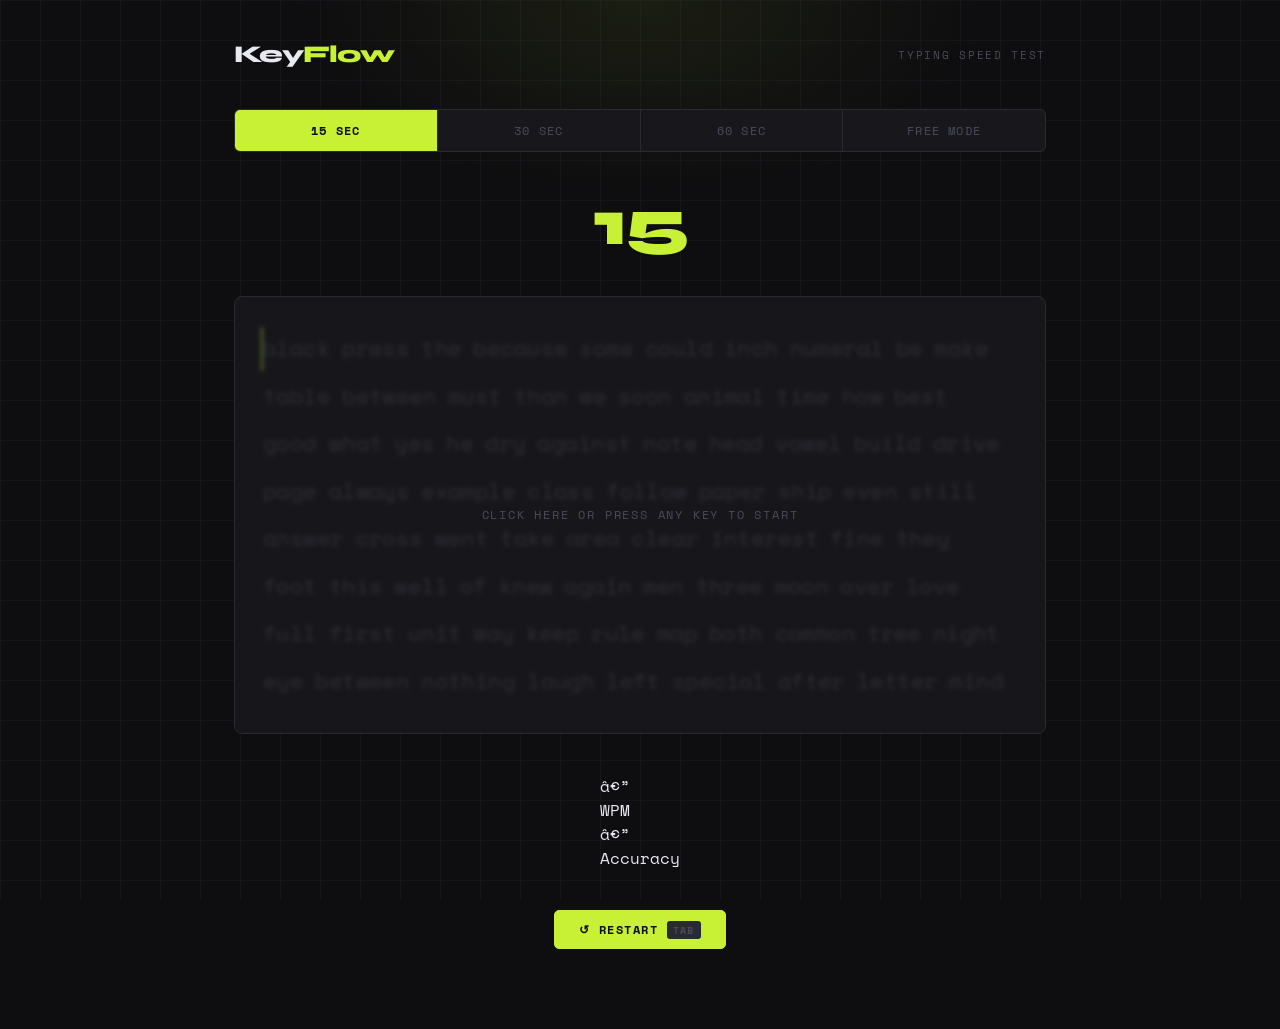
<file: index.html>
<!DOCTYPE html>
<html lang="en">
<head>
<meta charset="UTF-8">
<meta name="viewport" content="width=device-width, initial-scale=1.0">
<title>KeyFlow — Typing Speed Test</title>
<link href="https://fonts.googleapis.com/css2?family=Space+Mono:ital,wght@0,400;0,700;1,400&family=Syne:wght@400;700;800&display=swap" rel="stylesheet">
<link rel="stylesheet" href="style.css">
</head>
<body>
<div class="app">
  <header>
    <div class="logo">Key<span>Flow</span></div>
    <div class="tagline">Typing Speed Test</div>
  </header>

  <div class="mode-bar">
    <button class="mode-btn active" data-mode="15">15 sec</button>
    <button class="mode-btn" data-mode="30">30 sec</button>
    <button class="mode-btn" data-mode="60">60 sec</button>
    <button class="mode-btn" data-mode="free">Free Mode</button>
  </div>

  <div class="timer-display" id="timerDisplay">15</div>

  <div class="typing-wrapper">
    <div class="words-display" id="wordsDisplay" tabindex="0">
      <div class="click-hint" id="clickHint">Click here or press any key to start</div>
    </div>
    <input class="hidden-input" id="hiddenInput" autocomplete="off" autocorrect="off" autocapitalize="off" spellcheck="false">
  </div>

  <div class="live-stats">
    <div class="stat-item">
      <div class="stat-value" id="liveWpm">—</div>
      <div class="stat-label">WPM</div>
    </div>
    <div class="stat-item">
      <div class="stat-value" id="liveAcc">—</div>
      <div class="stat-label">Accuracy</div>
    </div>
    <div class="stat-item" id="freeWordStat" style="display:none">
      <div class="stat-value" id="liveWords">0</div>
      <div class="stat-label">Words</div>
    </div>
  </div>

  <div class="controls">
    <button class="btn btn-primary" id="resetBtn">↺ Restart <kbd>Tab</kbd></button>
  </div>

  <!-- RESULTS PANEL -->
  <div class="results-panel" id="resultsPanel">
    <div class="results-title">// Results</div>
    <div class="results-grid">
      <div class="result-item">
        <div class="result-value" id="resWpm">0</div>
        <div class="result-label">WPM</div>
      </div>
      <div class="result-item secondary">
        <div class="result-value" id="resRaw">0</div>
        <div class="result-label">Raw WPM</div>
      </div>
      <div class="result-item secondary">
        <div class="result-value" id="resAcc">0%</div>
        <div class="result-label">Accuracy</div>
      </div>
      <div class="result-item secondary">
        <div class="result-value" id="resCorrect">0</div>
        <div class="result-label">Correct Words</div>
      </div>
    </div>
    <button class="btn btn-primary" onclick="resetTest()">↺ Try Again</button>
  </div>
</div>
<script src="words.js"></script>
<script src="app.js"></script>
</body>
</html>
</file>
<file: style.css>
:root {
  --bg: #0e0e10;
  --surface: #18181c;
  --border: #2a2a32;
  --text: #e8e8f0;
  --muted: #4a4a5a;
  --accent: #c8f135;
  --error: #ff5f6d;
  --correct: #7dde92;
  --pending: #4a4a5a;
  --cursor: #c8f135;
  --font-display: 'Syne', sans-serif;
  --font-mono: 'Space Mono', monospace;
}

* { margin: 0; padding: 0; box-sizing: border-box; }

body {
  background: var(--bg);
  color: var(--text);
  font-family: var(--font-mono);
  min-height: 100vh;
  display: flex;
  flex-direction: column;
  align-items: center;
  overflow-x: hidden;
  position: relative;
}

body::before {
  content: '';
  position: fixed;
  inset: 0;
  background-image:
    linear-gradient(var(--border) 1px, transparent 1px),
    linear-gradient(90deg, var(--border) 1px, transparent 1px);
  background-size: 40px 40px;
  opacity: 0.3;
  pointer-events: none;
  z-index: 0;
}

body::after {
  content: '';
  position: fixed;
  top: -200px;
  left: 50%;
  transform: translateX(-50%);
  width: 700px;
  height: 400px;
  background: radial-gradient(ellipse, rgba(200,241,53,0.07) 0%, transparent 70%);
  pointer-events: none;
  z-index: 0;
}

.app {
  position: relative;
  z-index: 1;
  width: 100%;
  max-width: 860px;
  padding: 40px 24px 80px;
  display: flex;
  flex-direction: column;
  align-items: center;
  gap: 40px;
}

header { width: 100%; display: flex; justify-content: space-between; align-items: center; }
.logo { font-family: var(--font-display); font-weight: 800; font-size: 1.5rem; letter-spacing: -0.03em; }
.logo span { color: var(--accent); }
.tagline { font-size: 0.7rem; color: var(--muted); letter-spacing: 0.15em; text-transform: uppercase; }

.mode-bar {
  display: flex;
  background: var(--surface);
  border: 1px solid var(--border);
  border-radius: 6px;
  overflow: hidden;
  width: 100%;
}

.mode-btn {
  flex: 1; padding: 12px 8px; background: none; border: none;
  color: var(--muted); font-family: var(--font-mono); font-size: 0.75rem;
  letter-spacing: 0.1em; text-transform: uppercase; cursor: pointer;
  transition: all 0.2s; border-right: 1px solid var(--border);
}
.mode-btn:last-child { border-right: none; }
.mode-btn:hover { color: var(--text); background: rgba(255,255,255,0.03); }
.mode-btn.active { color: var(--bg); background: var(--accent); font-weight: 700; }

.timer-display {
  font-family: var(--font-display); font-size: 4rem; font-weight: 800;
  color: var(--accent); letter-spacing: -0.04em; line-height: 1;
  transition: color 0.3s; min-height: 4rem;
}
.timer-display.urgent { color: var(--error); }

.typing-wrapper { width: 100%; position: relative; }

.words-display {
  background: var(--surface);
  border: 1px solid var(--border);
  border-radius: 8px;
  padding: 28px;
  font-size: 1.35rem;
  line-height: 2.2;
  letter-spacing: 0.02em;
  position: relative;
  overflow: hidden;
  cursor: text;
  min-height: 140px;
  user-select: none;
}

.words-display::after {
  content: '';
  position: absolute;
  bottom: 0; left: 0; right: 0;
  height: 48px;
  background: linear-gradient(transparent, var(--surface));
  pointer-events: none;
}

.word { display: inline-block; margin-right: 0.55em; }
.letter { display: inline-block; color: var(--pending); transition: color 0.05s; }
.letter.correct { color: var(--correct); }
.letter.wrong { color: var(--error); }
.letter.wrong-extra { color: var(--error); text-decoration: underline; }

.cursor-char { position: relative; }
.cursor-char::before {
  content: '';
  position: absolute;
  left: -2px; top: 2px; bottom: 2px;
  width: 2px;
  background: var(--cursor);
  border-radius: 2px;
  animation: blink 1s step-end infinite;
}

@keyframes blink {
  0%, 100% { opacity: 1; }
  50% { opacity: 0; }
}

.click-hint {
  position: absolute; inset: 0;
  display: flex; align-items: center; justify-content: center;
  font-size: 0.75rem; color: var(--muted);
  letter-spacing: 0.15em; text-transform: uppercase;
  background: rgba(24,24,28,0.6); border-radius: 8px;
  backdrop-filter: blur(2px); transition: opacity 0.2s; z-index: 2;
}
.click-hint.hidden { opacity: 0; pointer-events: none; }

.hidden-input {
  position: absolute; opacity: 0;
  width: 1px; height: 1px; top: 0; left: 0;
  pointer-events: none;
}


.controls { display: flex; gap: 12px; align-items: center; }

.btn {
  padding: 10px 24px; border-radius: 5px;
  font-family: var(--font-mono); font-size: 0.75rem;
  letter-spacing: 0.12em; text-transform: uppercase;
  cursor: pointer; transition: all 0.15s;
  border: 1px solid var(--border);
}

.btn-primary {
  background: var(--accent); color: var(--bg);
  border-color: var(--accent); font-weight: 700;
}

.btn-primary:hover {
  background: #d9ff3d;
  transform: translateY(-1px);
  box-shadow: 0 4px 20px rgba(200,241,53,0.25);
}

kbd {
  font-family: var(--font-mono); font-size: 0.6rem;
  background: var(--border); padding: 2px 6px;
  border-radius: 3px; color: var(--muted);
}

.results-panel {
  width: 100%;
  background: var(--surface);
  border: 1px solid var(--border);
  border-radius: 8px;
  padding: 36px 40px;
  display: none;
  animation: slideUp 0.4s ease;
}

@keyframes slideUp {
  from { opacity: 0; transform: translateY(20px); }
  to   { opacity: 1; transform: translateY(0); }
}

.results-panel.visible { display: block; }

.results-title {
  font-family: var(--font-display);
  font-size: 0.75rem;
  letter-spacing: 0.2em;
  text-transform: uppercase;
  color: var(--muted);
  margin-bottom: 24px;
}

.results-grid {
  display: grid;
  grid-template-columns: repeat(4, 1fr);
  gap: 24px;
  margin-bottom: 28px;
}

.result-item { display: flex; flex-direction: column; gap: 4px; }

.result-value {
  font-family: var(--font-display);
  font-size: 3rem;
  font-weight: 800;
  letter-spacing: -0.04em;
  line-height: 1;
  color: var(--accent);
}

.result-label {
  font-size: 0.65rem;
  color: var(--muted);
  text-transform: uppercase;
  letter-spacing: 0.15em;
}

.result-item.secondary .result-value {
  font-size: 2rem;
  color: var(--text);
}

@media (max-width: 600px) {
  .results-grid { grid-template-columns: repeat(2, 1fr); }
}


@media (max-width: 600px) {
  .timer-display { font-size: 2.8rem; }
  .words-display { font-size: 1.1rem; }
  .live-stats { gap: 20px; }
  .stat-value { font-size: 1.5rem; }
  .results-grid { grid-template-columns: repeat(2, 1fr); }
  .result-value { font-size: 2rem; }
  .result-item.secondary .result-value { font-size: 1.5rem; }
  .mode-btn { font-size: 0.65rem; padding: 10px 4px; }
  .controls { flex-wrap: wrap; justify-content: center; }
  .results-panel { padding: 24px 20px; }
}
</file>
